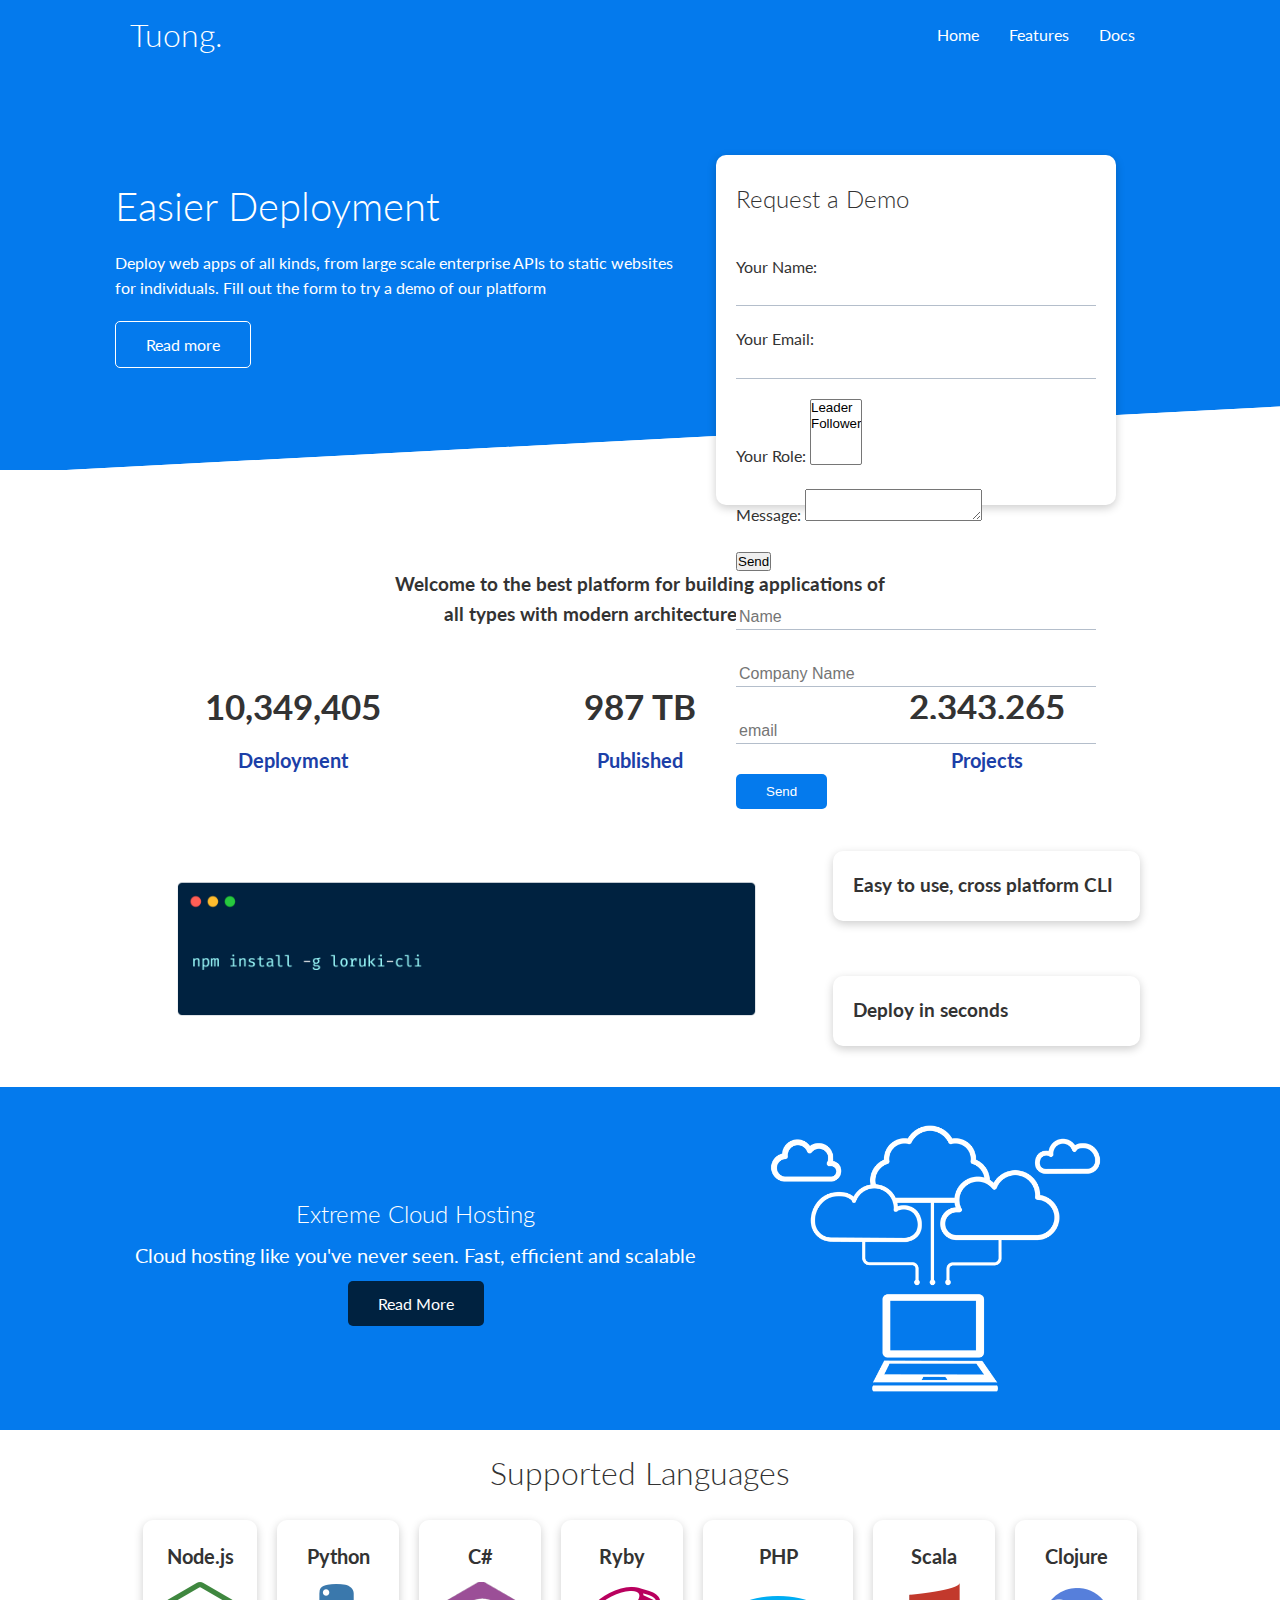
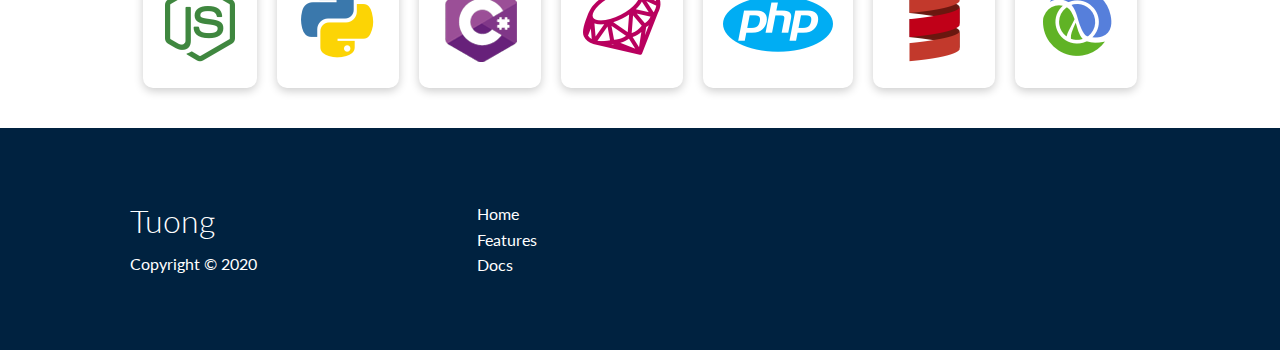
<file: loruki-website-master/index.html>
<!DOCTYPE html>
<html lang="en">
  <head>
    <meta charset="UTF-8" />
    <meta http-equiv="X-UA-Compatible" content="IE=edge" />
    <meta name="viewport" content="width=device-width, initial-scale=1.0" />
    <link
      rel="stylesheet"
      href="https://cdnjs.cloudflare.com/ajax/libs/font-awesome/6.4.0/css/all.min.css"
      integrity="sha512-iecdLmaskl7CVkqkXNQ/ZH/XLlvWZOJyj7Yy7tcenmpD1ypASozpmT/E0iPtmFIB46ZmdtAc9eNBvH0H/ZpiBw=="
      crossorigin="anonymous"
      referrerpolicy="no-referrer"
    />

    <link rel="stylesheet" href="css/style.css" />
    <link rel="stylesheet" href="css/utilities.css" />
    <title>tuong | Cloud Hosting for Everyone</title>
  </head>
  <body>
    <!-- Navbar -->

    <div class="navbar">
      <div class="container flex">
        <h1 class="logo">Tuong.</h1>
        <nav>
          <ul>
            <li><a href="index.html">Home</a></li>
            <li><a href="features.html">Features</a></li>
            <li><a href="docs.html">Docs</a></li>
          </ul>
        </nav>
      </div>
    </div>

    <!-- Showcase -->
    <section class="showcase">
      <div class="container grid">
        <div class="showcase-text">
          <h1>Easier Deployment</h1>
          <p>
            Deploy web apps of all kinds, from large scale enterprise APIs to
            static websites for individuals. Fill out the form to try a demo of
            our platform
          </p>
          <a href="features.html" class="btn btn-outline">Read more</a>
        </div>

        <div class="showcase-form card">
          <h2>Request a Demo</h2>
          <form name="contact" method="POST"vnetlify-honeypot="bot-field" data-netlify="true">
            <input type="hidden" name="form-name" value="contact">
            <p class="hidden">
              <label>
                Don’t fill this out if you’re human: <input name="bot-field" />
              </label>
            </p>

            <p>
              <label>Your Name: <input type="text" name="name" /></label>
            </p>
            <p>
              <label>Your Email: <input type="email" name="email" /></label>
            </p>
            <p>
              <label>Your Role: <select name="role[]" multiple>
                <option value="leader">Leader</option>
                <option value="follower">Follower</option>
              </select></label>
            </p>
            <p>
              <label>Message: <textarea name="message"></textarea></label>
            </p>
            <p>
              <button type="submit">Send</button>
            </p>
          </form>
          
            <div class="form-control">
              <input type="text" name="name" placeholder="Name" required />
            </div>
            <div class="form-control">
              <input
                type="text"
                name="company"
                placeholder="Company Name"
                required
              />
            </div>
            <div class="form-control">
              <input type="email" name="email" placeholder="email" required />
            </div>
            <input type="submit" value="Send" class="btn btn-primary" />
          </form>
        </div>
      </div>
    </section>

    <!-- Stats -->
    <section class="stats">
      <div class="container">
        <h3 class="stats-heading text-center my-1">
          Welcome to the best platform for building applications of all types
          with modern architecture and scaling
        </h3>

        <div class="grid grid-3 text-center my-4">
          <div>
            <i class="fas fa-server fa-3x"></i>
            <h3>10,349,405</h3>
            <p class="text-secondary">Deployment</p>
          </div>
          <div>
            <i class="fas fa-upload fa-3x"></i>
            <h3>987 TB</h3>
            <p class="text-secondary">Published</p>
          </div>
          <div>
            <i class="fas fa-project-diagram fa-3x"></i>
            <h3>2,343,265</h3>
            <p class="text-secondary">Projects</p>
          </div>
        </div>
      </div>
    </section>

    <!-- Cli -->
    <section class="cli">
      <div class="container grid">
        <img src="images/cli.png" alt="" />
        <div class="card">
          <h3>Easy to use, cross platform CLI</h3>
        </div>
        <div class="card">
          <h3>Deploy in seconds</h3>
        </div>
      </div>
    </section>

    <!-- Cloud -->
    <section class="cloud bg-primary my-2 py-2">
      <div class="container grid">
        <div class="text-center">
          <h2>Extreme Cloud Hosting</h2>
          <p class="lead my-1">
            Cloud hosting like you've never seen. Fast, efficient and scalable
          </p>
          <a href="features.html" class="btn btn-dark">Read More</a>
        </div>
        <img src="images/cloud.png" alt="" />
      </div>
    </section>

    <!-- Language  -->
    <section class="languages">
      <h2 class="md text-center">Supported Languages</h2>
      <div class="container flex">
        <div class="card">
          <h4>Node.js</h4>
          <img src="images/logos/node.png" alt="" />
        </div>
        <div class="card">
          <h4>Python</h4>
          <img src="images/logos/python.png" alt="" />
        </div>
        <div class="card">
          <h4>C#</h4>
          <img src="images/logos/csharp.png" alt="" />
        </div>
        <div class="card">
          <h4>Ryby</h4>
          <img src="images/logos/ruby.png" alt="" />
        </div>
        <div class="card">
          <h4>PHP</h4>
          <img src="images/logos/php.png" alt="" />
        </div>
        <div class="card">
          <h4>Scala</h4>
          <img src="images/logos/scala.png" alt="" />
        </div>
        <div class="card">
          <h4>Clojure</h4>
          <img src="images/logos/clojure.png" alt="" />
        </div>
      </div>
    </section>

    <!-- Footer -->
    <footer class="footer bg-dark py-5">
      <div class="container grid grid-3">
        <div>
          <h1>Tuong</h1>
          <p>Copyright &copy; 2020</p>
        </div>
        <nav>
          <ul>
            <li><a href="index.html">Home</a></li>
            <li><a href="features.html">Features</a></li>
            <li><a href="docs.html">Docs</a></li>
          </ul>
        </nav>
        <div class="social">
          <a href="#"><i class="fab fa-github fa2x"></i></a>
          <a href=""><i class="fab fa-facebook fa2x"></i></a>
          <a href=""><i class="fab fa-instagram fa2x"></i></a>
          <a href=""><i class="fab fa-linkedin fa2x"></i></a>
        </div>
      </div>
    </footer>
  </body>
</html>
</file>
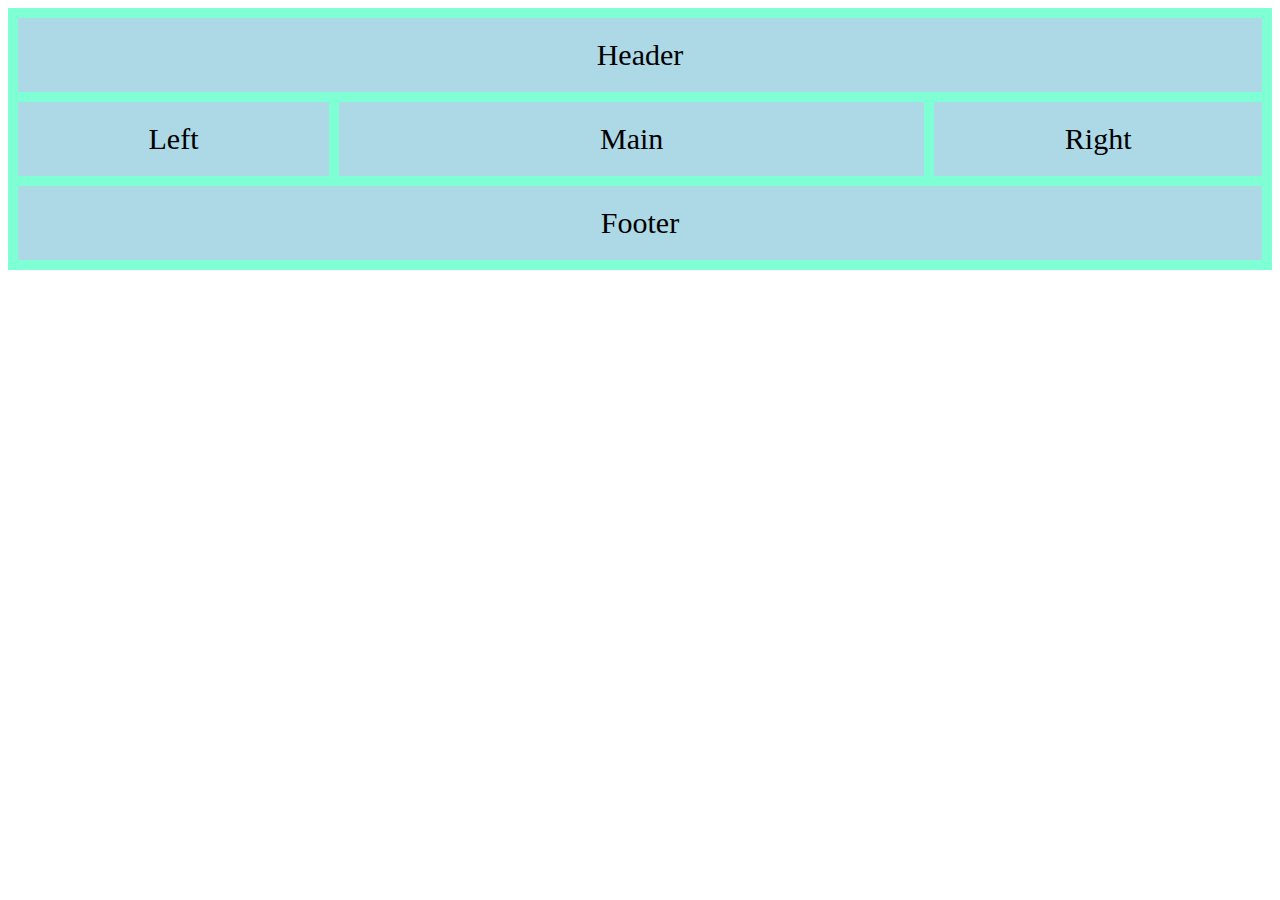
<file: bai10.html>
<!DOCTYPE html>
<html lang="en">
  <head>
    <meta charset="UTF-8" />
    <meta http-equiv="X-UA-Compatible" content="IE=edge" />
    <meta name="viewport" content="width=device-width, initial-scale=1.0" />
    <title>bai 10</title>
    <style>
      .grid-container {
        display: grid;
        grid-template-columns: repeat(4, auto);
        grid-template-rows: repeat(3, auto);
        gap: 30px;
        background-color: aquamarine;
        column-gap: 10px;
        row-gap: 10px;
        padding: 10px;
      }

      .grid-container > div {
        background-color: lightblue;
        color: black;
        text-align: center;
        padding: 20px 0;
        font-size: 30px;
      }
      .header {
        grid-column: 1 / -1;
      }
      .main {
        grid-column: 2/4;
      }
      .footer {
        grid-column: 1 / -1;
      }

      .item3 {
      }
    </style>
  </head>
  <body>
    <div class="grid-container">
      <div class="header">Header</div>
      <div class="left">Left</div>
      <div class="main">Main</div>
      <div class="right">Right</div>
      <div class="footer">Footer</div>
    </div>
  </body>
</html>
</file>
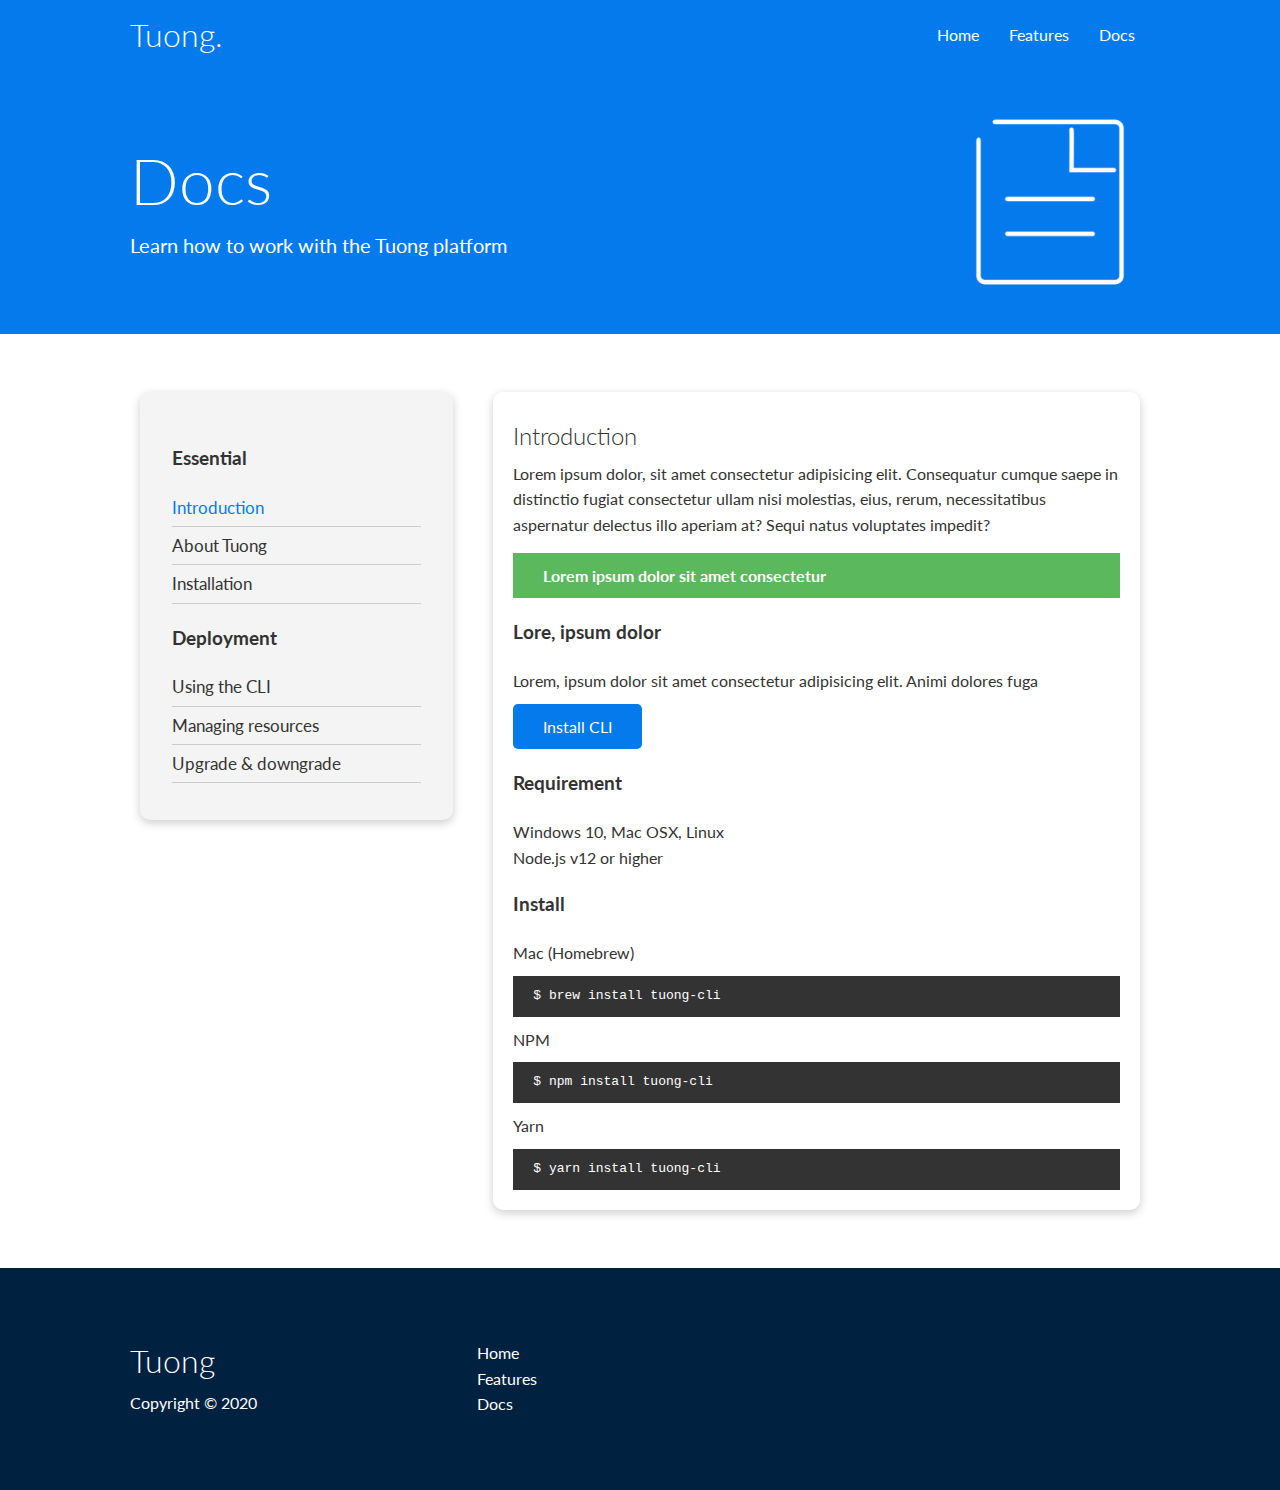
<file: loruki-website-master/docs.html>
<!DOCTYPE html>
<html lang="en">
  <head>
    <meta charset="UTF-8" />
    <meta http-equiv="X-UA-Compatible" content="IE=edge" />
    <meta name="viewport" content="width=device-width, initial-scale=1.0" />
    <link
      rel="stylesheet"
      href="https://cdnjs.cloudflare.com/ajax/libs/font-awesome/6.4.0/css/all.min.css"
      integrity="sha512-iecdLmaskl7CVkqkXNQ/ZH/XLlvWZOJyj7Yy7tcenmpD1ypASozpmT/E0iPtmFIB46ZmdtAc9eNBvH0H/ZpiBw=="
      crossorigin="anonymous"
      referrerpolicy="no-referrer"
    />

    <link rel="stylesheet" href="css/style.css" />
    <link rel="stylesheet" href="css/utilities.css" />
    <title>tuong | Cloud Hosting for Everyone</title>
  </head>
  <body>
    <!-- Navbar -->

    <div class="navbar">
      <div class="container flex">
        <h1 class="logo">Tuong.</h1>
        <nav>
          <ul>
            <li><a href="index.html">Home</a></li>
            <li><a href="features.html">Features</a></li>
            <li><a href="docs.html">Docs</a></li>
          </ul>
        </nav>
      </div>
    </div>
    <!-- Head -->
    <section class="docs-head bg-primary py-3">
      <div class="container grid">
        <div>
          <h1 class="xl">Docs</h1>
          <p class="lead">Learn how to work with the Tuong platform</p>
        </div>
        <img src="images/docs.png" alt="" />
      </div>
    </section>

    <!-- Docs main -->
    <section class="docs-main my-4">
      <div class="container grid">
        <div class="card bg-light p-3">
          <h3 class="my-2">Essential</h3>
          <nav>
            <ul>
              <li><a class="text-primary" href="#">Introduction</a></li>
              <li><a href="#"></a>About Tuong</li>
              <li><a href="#"></a>Installation</li>
            </ul>
          </nav>
          <h3 class="my-2">Deployment</h3>
          <nav>
            <ul>
              <li><a href="#">Using the CLI</a></li>
              <li><a href="#"></a>Managing resources</li>
              <li><a href="#"></a>Upgrade & downgrade</li>
            </ul>
          </nav>
        </div>
        <div class="card">
          <h2>Introduction</h2>
          <p>
            Lorem ipsum dolor, sit amet consectetur adipisicing elit.
            Consequatur cumque saepe in distinctio fugiat consectetur ullam nisi
            molestias, eius, rerum, necessitatibus aspernatur delectus illo
            aperiam at? Sequi natus voluptates impedit?
          </p>
          <div class="alert alert-success">
            <i class="fas fa-info"></i>Lorem ipsum dolor sit amet consectetur
          </div>
          <h3>Lore, ipsum dolor</h3>
          <p>
            Lorem, ipsum dolor sit amet consectetur adipisicing elit. Animi
            dolores fuga
          </p>
          <a href="#" class="btn btn-primary">Install CLI</a>

          <h3>Requirement</h3>
          <ul>
            <li>Windows 10, Mac OSX, Linux</li>
            <li>Node.js v12 or higher</li>
          </ul>

          <h3>Install</h3>
          <p>Mac (Homebrew)</p>
          <pre><code>$ brew install tuong-cli</code></pre>
          <p>NPM</p>
          <pre><code>$ npm install tuong-cli</code></pre>
          <p>Yarn</p>
          <pre><code>$ yarn install tuong-cli</code></pre>
        </div>
      </div>
    </section>
    <!-- Footer -->
    <footer class="footer bg-dark py-5">
      <div class="container grid grid-3">
        <div>
          <h1>Tuong</h1>
          <p>Copyright &copy; 2020</p>
        </div>
        <nav>
          <ul>
            <li><a href="index.html">Home</a></li>
            <li><a href="features.html">Features</a></li>
            <li><a href="docs.html">Docs</a></li>
          </ul>
        </nav>
        <div class="social">
          <a href="#"><i class="fab fa-github fa2x"></i></a>
          <a href="#"><i class="fab fa-facebook fa2x"></i></a>
          <a href="#"><i class="fab fa-instagram fa2x"></i></a>
          <a href="#"><i class="fab fa-linkedin fa2x"></i></a>
        </div>
      </div>
    </footer>
  </body>
</html>
</file>
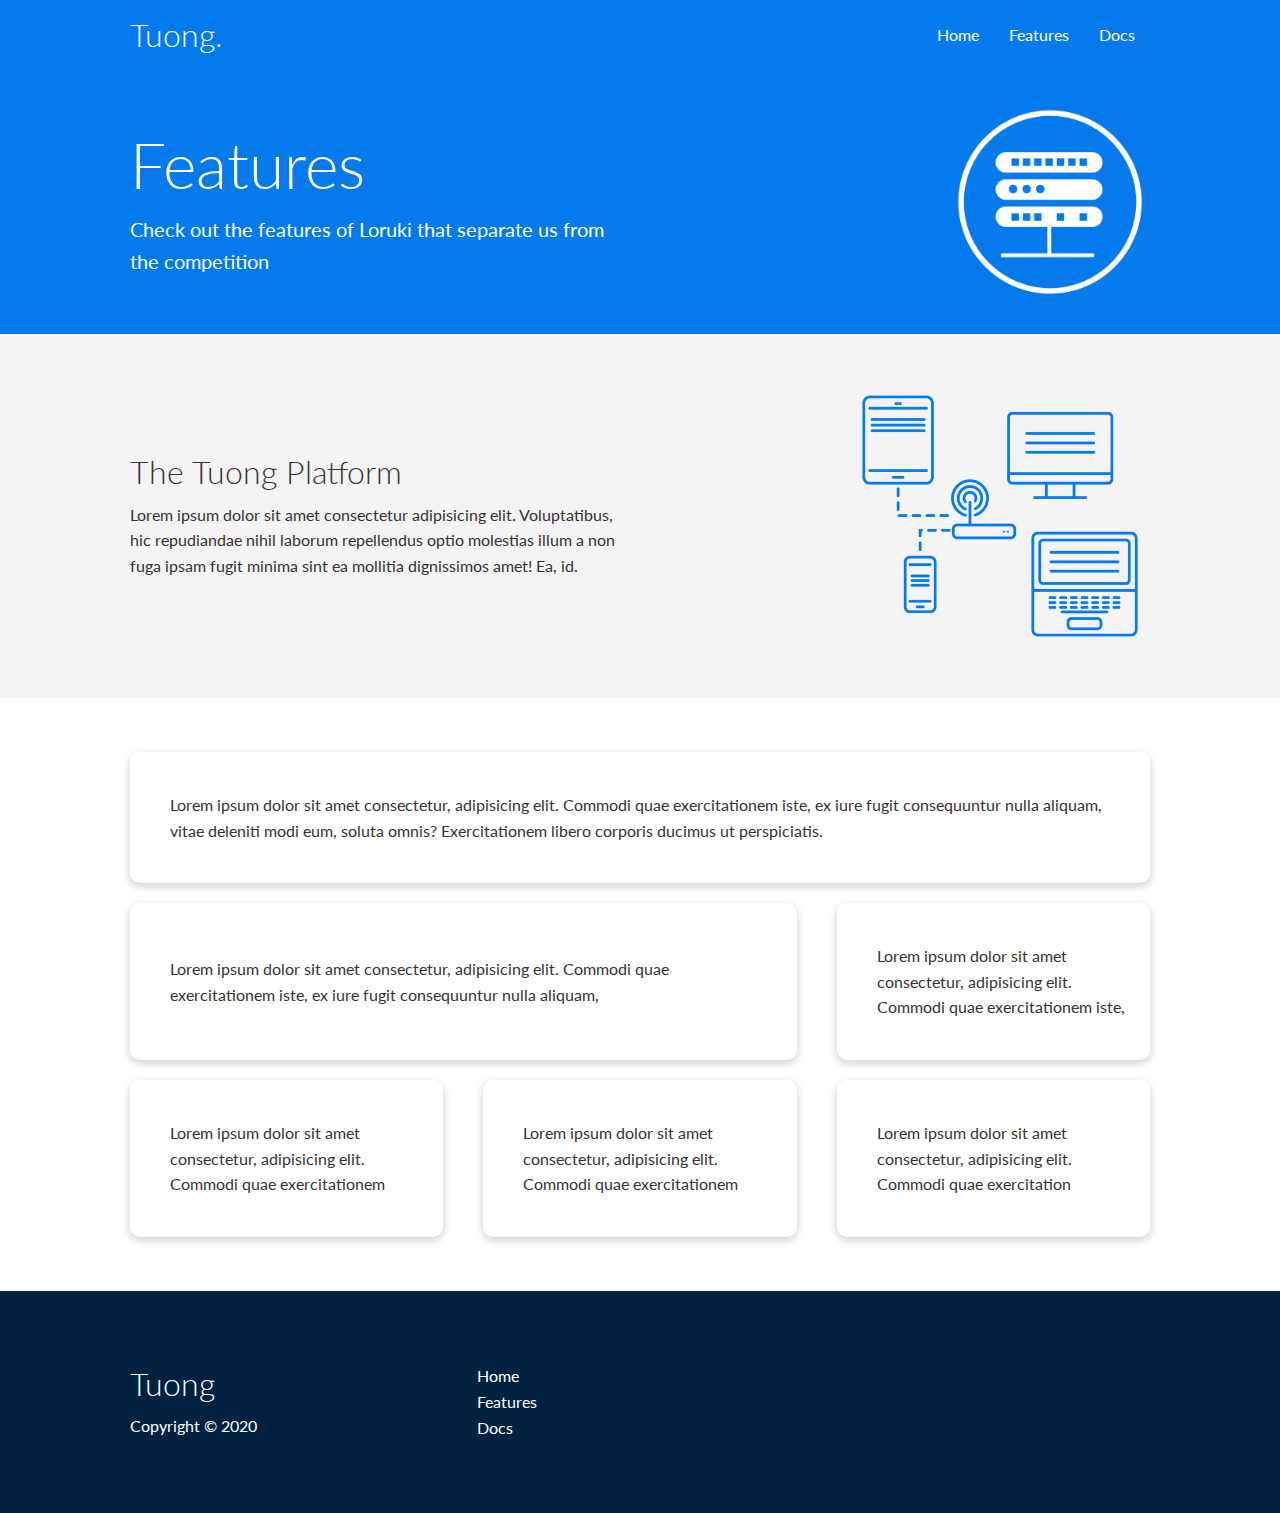
<file: loruki-website-master/features.html>
<!DOCTYPE html>
<html lang="en">
  <head>
    <meta charset="UTF-8" />
    <meta http-equiv="X-UA-Compatible" content="IE=edge" />
    <meta name="viewport" content="width=device-width, initial-scale=1.0" />
    <link
      rel="stylesheet"
      href="https://cdnjs.cloudflare.com/ajax/libs/font-awesome/6.4.0/css/all.min.css"
      integrity="sha512-iecdLmaskl7CVkqkXNQ/ZH/XLlvWZOJyj7Yy7tcenmpD1ypASozpmT/E0iPtmFIB46ZmdtAc9eNBvH0H/ZpiBw=="
      crossorigin="anonymous"
      referrerpolicy="no-referrer"
    />

    <link rel="stylesheet" href="css/style.css" />
    <link rel="stylesheet" href="css/utilities.css" />
    <title>tuong | Cloud Hosting for Everyone</title>
  </head>
  <body>
    <!-- Navbar -->

    <div class="navbar">
      <div class="container flex">
        <h1 class="logo">Tuong.</h1>
        <nav>
          <ul>
            <li><a href="index.html">Home</a></li>
            <li><a href="features.html">Features</a></li>
            <li><a href="docs.html">Docs</a></li>
          </ul>
        </nav>
      </div>
    </div>
    <!-- Head -->
    <section class="features-head bg-primary py-3">
      <div class="container grid">
        <div>
          <h1 class="xl">Features</h1>
          <p class="lead">
            Check out the features of Loruki that separate us from the
            competition
          </p>
        </div>
        <img src="images/server.png" alt="" />
      </div>
    </section>

    <!-- Sub head -->
    <section class="features-sub-head bg-light py-3">
      <div class="container grid">
        <div>
          <h1 class="md">The Tuong Platform</h1>
          <p>
            Lorem ipsum dolor sit amet consectetur adipisicing elit.
            Voluptatibus, hic repudiandae nihil laborum repellendus optio
            molestias illum a non fuga ipsam fugit minima sint ea mollitia
            dignissimos amet! Ea, id.
          </p>
        </div>
        <img src="images/server2.png" alt="" />
      </div>
    </section>

    <section class="features-main my-2">
      <div class="container grid grid-3">
        <div class="card flex">
          <i class="fas fa-server fa-3x"></i>
          <p>
            Lorem ipsum dolor sit amet consectetur, adipisicing elit. Commodi
            quae exercitationem iste, ex iure fugit consequuntur nulla aliquam,
            vitae deleniti modi eum, soluta omnis? Exercitationem libero
            corporis ducimus ut perspiciatis.
          </p>
        </div>
        <div class="card flex">
          <i class="fas fa-network-wired fa-3x"></i>
          <p>
            Lorem ipsum dolor sit amet consectetur, adipisicing elit. Commodi
            quae exercitationem iste, ex iure fugit consequuntur nulla aliquam,
          </p>
        </div>
        <div class="card flex">
          <i class="fas fa-laptop-code fa-3x"></i>
          <p>
            Lorem ipsum dolor sit amet consectetur, adipisicing elit. Commodi
            quae exercitationem iste,
          </p>
        </div>
        <div class="card flex">
          <i class="fas fa-database fa-3x"></i>
          <p>
            Lorem ipsum dolor sit amet consectetur, adipisicing elit. Commodi
            quae exercitationem
          </p>
        </div>
        <div class="card flex">
          <i class="fas fa-power-off fa-3x"></i>
          <p>
            Lorem ipsum dolor sit amet consectetur, adipisicing elit. Commodi
            quae exercitationem
          </p>
        </div>
        <div class="card flex">
          <i class="fas fa-upload fa-3x"></i>
          <p>
            Lorem ipsum dolor sit amet consectetur, adipisicing elit. Commodi
            quae exercitation
          </p>
        </div>
      </div>
    </section>

    <!-- Footer -->
    <footer class="footer bg-dark py-5">
      <div class="container grid grid-3">
        <div>
          <h1>Tuong</h1>
          <p>Copyright &copy; 2020</p>
        </div>
        <nav>
          <ul>
            <li><a href="index.html">Home</a></li>
            <li><a href="features.html">Features</a></li>
            <li><a href="docs.html">Docs</a></li>
          </ul>
        </nav>
        <div class="social">
          <a href="#"><i class="fab fa-github fa2x"></i></a>
          <a href="#"><i class="fab fa-facebook fa2x"></i></a>
          <a href="#"><i class="fab fa-instagram fa2x"></i></a>
          <a href="#"><i class="fab fa-linkedin fa2x"></i></a>
        </div>
      </div>
    </footer>
  </body>
</html>
</file>
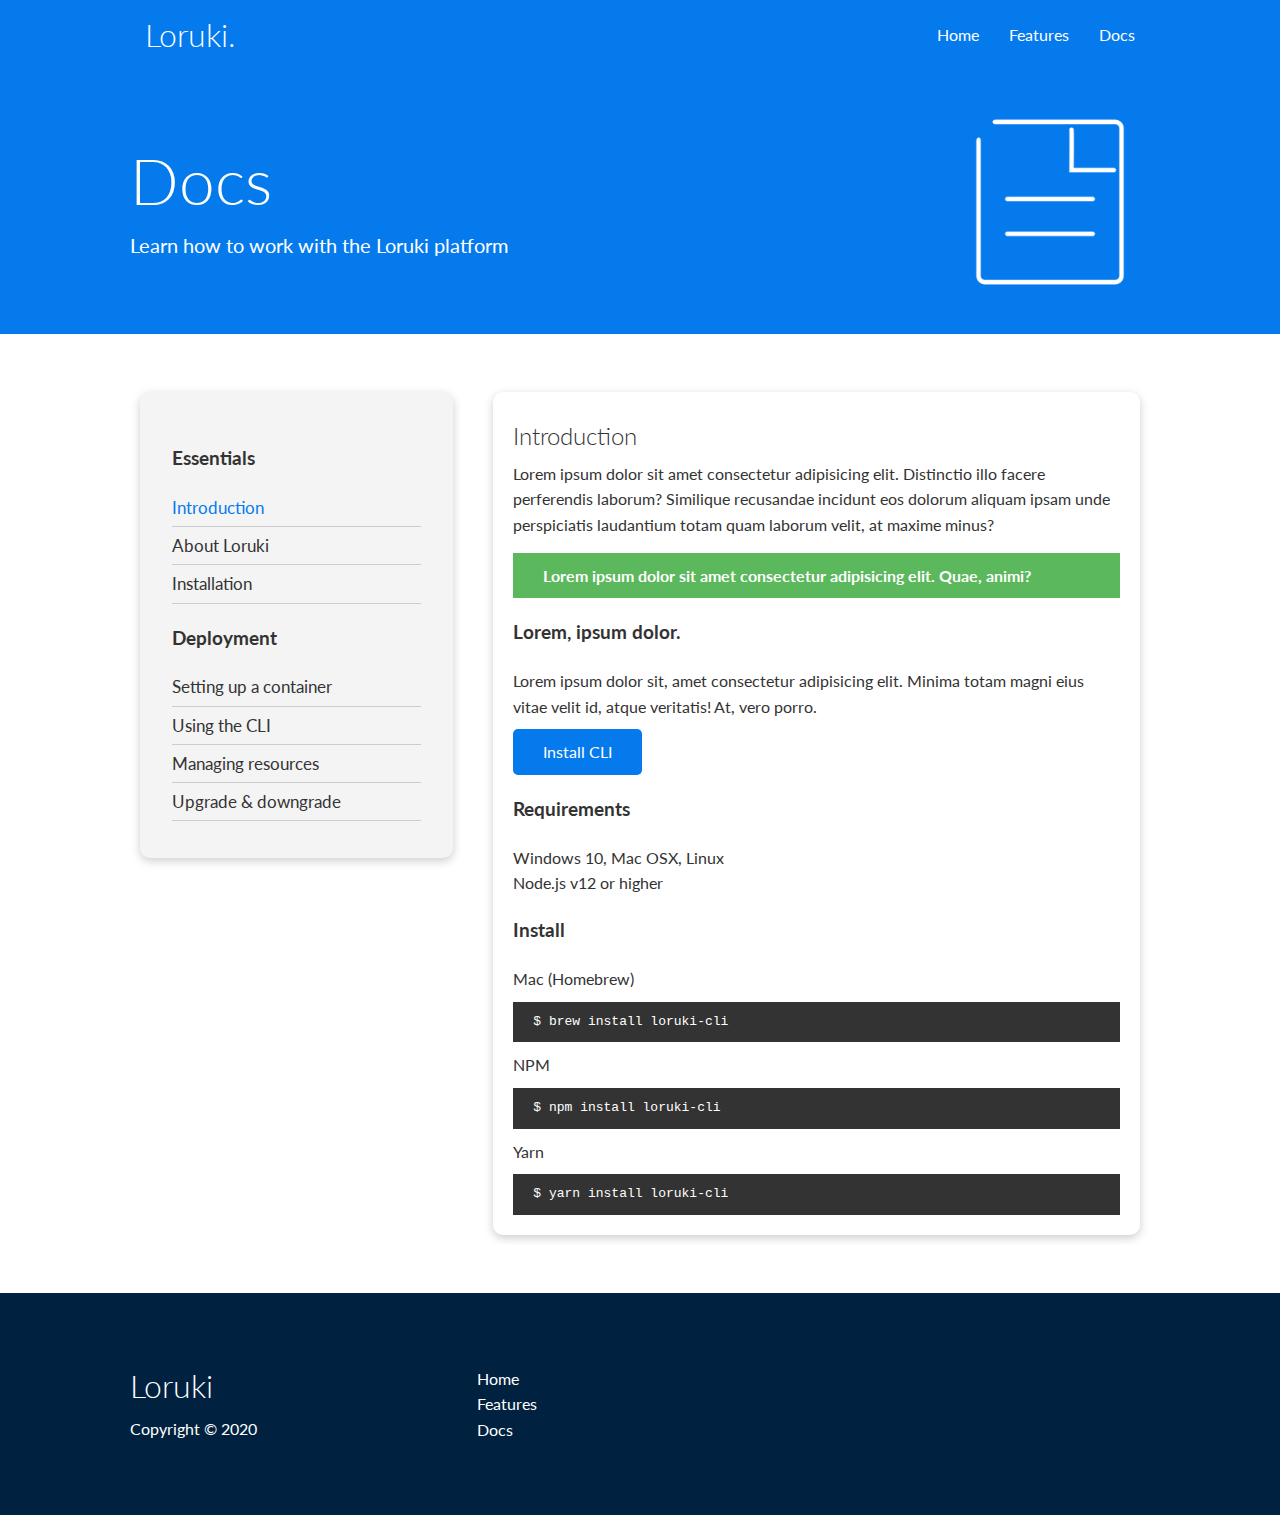
<file: loruki-website-master/sample-docs.html>
<!DOCTYPE html>
<html lang="en">
<head>
    <meta charset="UTF-8">
    <meta name="viewport" content="width=device-width, initial-scale=1.0">
    <link rel="stylesheet" href="https://cdnjs.cloudflare.com/ajax/libs/font-awesome/5.15.1/css/all.min.css" integrity="sha512-+4zCK9k+qNFUR5X+cKL9EIR+ZOhtIloNl9GIKS57V1MyNsYpYcUrUeQc9vNfzsWfV28IaLL3i96P9sdNyeRssA==" crossorigin="anonymous" />
    <link rel="stylesheet" href="css/utilities.css">
    <link rel="stylesheet" href="css/style.css">
    <title>Loruki | Cloud Hosting For Everyone</title>
</head>
<body>
    <!-- Navbar -->
    <div class="navbar">
        <div class="container flex">
             <h1 class="logo"><a href="index.html">Loruki.</a></h1>
            <nav>
                <ul>
                    <li><a href="index.html">Home</a></li>
                    <li><a href="features.html">Features</a></li>
                    <li><a href="docs.html">Docs</a></li>
                </ul>
            </nav>
        </div>
    </div>

    <!-- Head -->
    <section class="docs-head bg-primary py-3">
        <div class="container grid">
            <div>
                <h1 class="xl">Docs</h1>
                <p class="lead">
                    Learn how to work with the Loruki platform
                </p>
            </div>
            <img src="images/docs.png" alt="">
        </div>
    </section>

    <!-- Docs main -->
    <section class="docs-main my-4">
        <div class="container grid">
            <div class="card bg-light p-3">
                <h3 class="my-2">Essentials</h3>
                <nav>
                    <ul>
                        <li><a class="text-primary" href="#">Introduction</a></li>
                        <li><a href="#">About Loruki</a></li>
                        <li><a href="#">Installation</a></li>
                    </ul>
                </nav>

                <h3 class="my-2">Deployment</h3>
                <nav>
                    <ul>
                        <li><a href="#">Setting up a container</a></li>
							<li><a href="#">Using the CLI</a></li>
							<li><a href="#">Managing resources</a></li>
							<li><a href="#">Upgrade & downgrade</a></li>
                    </ul>
                </nav>
            </div>
            <div class="card">
                <h2>Introduction</h2>
                <p>Lorem ipsum dolor sit amet consectetur adipisicing elit. Distinctio illo facere perferendis laborum? Similique recusandae incidunt eos dolorum aliquam ipsam unde perspiciatis laudantium totam quam laborum velit, at maxime minus?</p>

                <div class="alert alert-success">
                    <i class="fas fa-info"></i> Lorem ipsum dolor sit amet consectetur adipisicing elit. Quae, animi?
                </div>

                <h3>Lorem, ipsum dolor.</h3>
                <p>Lorem ipsum dolor sit, amet consectetur adipisicing elit. Minima totam magni eius vitae velit id, atque veritatis! At, vero porro.</p>
                <a href="#" class="btn btn-primary">Install CLI</a>

                <h3>Requirements</h3>
                <ul>
                    <li>Windows 10, Mac OSX, Linux</li>
                    <li>Node.js v12 or higher</li>
                </ul>

                <h3>Install</h3>
                <p>Mac (Homebrew)</p>
                <pre><code>$ brew install loruki-cli</code></pre>
                <p>NPM</p>
                <pre><code>$ npm install loruki-cli</code></pre>
                <p>Yarn</p>
                <pre><code>$ yarn install loruki-cli</code></pre>

            </div>
        </div>
    </section>
    
    <!-- Footer -->
    <footer class="footer bg-dark py-5">
        <div class="container grid grid-3">
            <div>
                <h1>Loruki
                </h1>
                <p>Copyright &copy; 2020</p>
            </div>
            <nav>
                <ul>
                    <li><a href="index.html">Home</a></li>
                    <li><a href="features.html">Features</a></li>
                    <li><a href="docs.html">Docs</a></li>
                </ul>
            </nav>
            <div class="social">
                <a href="#"><i class="fab fa-github fa-2x"></i></a>
                <a href="#"><i class="fab fa-facebook fa-2x"></i></a>
                <a href="#"><i class="fab fa-instagram fa-2x"></i></a>
                <a href="#"><i class="fab fa-twitter fa-2x"></i></a>
            </div>
        </div>
    </footer>
</body>
</html>
</file>
<file: loruki-website-master/css/style.css>
@import url("https://fonts.googleapis.com/css2?family=Inter:wght@400;500;600&family=Lato:wght@300&family=Rubik:wght@400;500;700&display=swap");

:root {
  --primary-color: #047aed;
  --secondary-color: #1c3fa8;
  --dark-color: #002240;
  --light-color: #f4f4f4;
  --success-color: #5cb85c;
  --error-color: #d9534f;
}

* {
  box-sizing: border-box;
  padding: 0;
  margin: 0;
}

body {
  font-family: "Lato", sans-serif;
  color: #333;
  line-height: 1.6;
}

ul {
  list-style: none;
}

a {
  text-decoration: none;
  color: #333;
}
h1,
h2 {
  font-weight: 300;
  line-height: 1.2;
  margin: 10px 0;
}
p {
  margin: 10px 0;
}

img {
  width: 100%;
}

code,
pre {
  background: #333;
  color: #fff;
  padding: 10px;
}

.hidden {
  visibility: hidden;
  height: 0;
}

/* Navbar */
.navbar {
  background-color: #047aed;
  color: #fff;
  height: 70px;
}

.navbar ul {
  display: flex;
}

.navbar a {
  color: #fff;
  padding: 10px;
  margin: 0 5px;
}
.navbar a:hover {
  border-bottom: 2px solid #fff;
}

.navbar .flex {
  justify-content: space-between;
}

/* Showcase */
.showcase {
  height: 400px;
  background-color: var(--primary-color);
  color: #fff;
  position: relative;
}

.showcase h1 {
  font-size: 40px;
}
.showcase p {
  margin: 20px 0;
}

.showcase .grid {
  overflow: visible;
  grid-template-columns: 55% 45%;
  gap: 30px;
}

.showcase-text {
  animation: slideFromLeft 1s ease-in;
}
.showcase-form {
  position: relative;
  top: 60px;
  height: 350px;
  width: 400px;
  padding: 40px;
  z-index: 100;
  animation: slideFromRight 1s ease-in;
}

.showcase-form .form-control {
  margin: 30px 0;
}

.showcase-form input[type="text"],
.showcase-form input[type="email"] {
  border: 0;
  border-bottom: 1px solid #b4becb;
  width: 100%;
  padding: 3px;
  font-size: 16px;
}

.showcase-form input:focus {
  outline: none;
}

.showcase::before,
.showcase::after {
  content: "";
  position: absolute;
  height: 100px;
  bottom: -70px;
  right: 0;
  left: 0;
  background: #fff;
  transform: skewY(-3deg);
  -webkit-transform: skewY(-3deg);
  -moz-transform: skewY(-3deg);
  -ms-transform: skewY(-3deg);
}

/* Stats */
.stats {
  padding-top: 100px;
  animation: slideFromBottom 1s ease-in;
}

.stats-heading {
  max-width: 500px;
  margin: auto;
}

.stats .grid h3 {
  font-size: 35px;
}

.stats .grid p {
  font-size: 20px;
  font-weight: bold;
}

/* Cli */
.cli .grid {
  grid-template-columns: repeat(3, 1fr);
  grid-template-rows: repeat(2, 1fr);
}

.cli .grid > *:first-child {
  grid-column: 1 / span 2;
  grid-row: 1 / span 2;
}

/* Cloud */

.cloud .grid {
  grid-template-columns: 4fr 3fr;
}

/* Languages */
.languages .flex {
  flex-wrap: wrap;
}
.languages .card {
  text-align: center;
  margin: 18px 10px 40px;
  transition: transform 0.2s ease-in;
}

.languages .card h4 {
  font-size: 20px;
  margin-bottom: 10px;
}

.languages .card:hover {
  transform: translateY(-15px);
}

/* Features */
.features-head img,
.docs-head img {
  width: 200px;
  justify-self: flex-end;
}
.features-sub-head img {
  width: 300px;
  justify-self: flex-end;
}

.features-main .card > i {
  margin-right: 20px;
}
.features-main .grid {
  padding: 30px;
}

.features-main .grid > *:first-child {
  grid-column: 1 / span 3;
}

.features-main .grid > *:nth-child(2) {
  grid-column: 1 / span 2;
}

/* Docs */
.docs-main h3 {
  margin: 20px 0;
}

.docs-main .grid {
  grid-template-columns: 1fr 2fr;
  align-items: flex-start;
}

.docs-main nav li {
  font-size: 17px;
  padding-bottom: 5px;
  margin-bottom: 5px;
  border-bottom: 1px #ccc solid;
}

.docs-main a:hover {
  font-weight: ;
}
/* Footer */

.footer .social a {
  margin: 0 10px;
}

/* Animations */
@keyframes slideFromLeft {
  0% {
    transform: translateX(-100%);
  }
  100% {
    transform: translateY(0);
  }
}

@keyframes slideFromRight {
  0% {
    transform: translateX(100%);
  }
  100% {
    transform: translateY(0);
  }
}

@keyframes slideFromTop {
  0% {
    transform: translateY(-100%);
  }
  100% {
    transform: translateX(0);
  }
}
@keyframes slideFromBottom {
  0% {
    transform: translateY(100%);
  }
  100% {
    transform: translateX(0);
  }
}
/* Tablets and under */
@media (max-width: 768px) {
  .grid,
  .showcase .grid,
  .stats .grid,
  .cli .grid,
  .cloud .grid,
  .features-main .grid,
  .docs-main .grid {
    grid-template-columns: 1fr;
    grid-template-rows: 1fr;
  }
  .showcase {
    height: auto;
  }
  .showcase-text {
    text-align: center;
    margin-top: 40px;
    animation: slideFromTop 1s ease-in;
  }
  .showcase-form {
    justify-self: center;
    margin: auto;
    animation: slideFromBottom 1s ease-in;
  }

  .cli .grid > *:first-child {
    grid-column: 1;
    grid-row: 1;
  }

  .features-head,
  .features-sub-head,
  .docs-head {
    text-align: center;
  }
  .features-head img,
  .features-sub-head img,
  .docs-head img {
    justify-self: center;
  }

  .features-main .grid > *:first-child,
  .features-main .grid > *:nth-child(2) {
    grid-column: 1;
  }
}

/* Mobile */
@media (max-width: 500px) {
  .navbar {
    height: 110px;
  }

  .navbar .flex {
    flex-direction: column;
  }

  .navbar ul {
    padding: 10px;
    background-color: rgba(0, 0, 0, 0.1);
  }
}
</file>
<file: loruki-website-master/css/utilities.css>
.container {
  max-width: 1100px;
  margin: 0 auto;
  overflow: auto;
  padding: 0 40px;
}

.card {
  background-color: #fff;
  color: #333;
  border-radius: 10px;
  box-shadow: 0 3px 10px rgba(0, 0, 0, 0.2);
  padding: 20px;
  margin: 10px;
}

.btn {
  display: inline-block;
  padding: 10px 30px;
  cursor: pointer;
  background: var(--primary-color);
  border-radius: 5px;
  border: none;
  color: #fff;
}

.btn-outline {
  background-color: transparent;
  border: 1px #fff solid;
}
.btn:hover {
  transform: scale(0.98);
}

/* Backgrounds & color buttons  */
.bg-primary,
.btn-primary {
  background-color: var(--primary-color);
  color: #fff;
}
.bg-secondary,
.btn-secondary {
  background-color: var(--secondary-color);
  color: #fff;
}

.bg-dark,
.btn-dark {
  background-color: var(--dark-color);
  color: #fff;
}

.bg-light,
.btn-light {
  background-color: var(--light-color);
  color: #333;
}
.bg-primary a,
.btn-primary a,
.bg-secondary a,
.btn-secondary a,
.bg-dark a,
.btn-dark a {
  color: #fff;
}

/* Text colors */
.text-primary {
  color: var(--primary-color);
}
.text-secondary {
  color: var(--secondary-color);
}

.text-dark {
  color: var(--dark-color);
}

.text-light {
  color: var(--light-color);
}
/* Text sizes */
.lead {
  font-size: 20px;
}
.sm {
  font-size: 1rem;
}
.md {
  font-size: 2rem;
}
.lg {
  font-size: 3rm;
}
.xl {
  font-size: 4rem;
}
.text-center {
  text-align: center;
}

/* Alert */
.alert {
  background-color: var(--light-color);
  padding: 10px 20px;
  font-weight: bold;
  margin: 15px 0;
}
.alert i {
  margin-right: 10px;
}

.alert-success {
  background-color: var(--success-color);
  color: #fff;
}
.alert-error {
  background-color: var(--error-color);
  color: #fff;
}
.flex {
  display: flex;
  justify-content: center;
  align-items: center;
  height: 100%;
}

.grid {
  display: grid;
  grid-template-columns: repeat(2, 1fr);
  gap: 20px;
  justify-content: center;
  align-items: center;
  height: 100%;
}

.grid-3 {
  grid-template-columns: repeat(3, 1fr);
}

/* Margin */
.my-1 {
  /* margin: 1rem 0; */
}

.my-2 {
  margin: 1.5rem 0;
}

.my-3 {
  margin: 2rem 0;
}
.my-4 {
  margin: 3rem 0;
}

.my-5 {
  margin: 4rem 0;
}
.m-1 {
  margin: 1rem;
}

.m-2 {
  margin: 1.5rem;
}

.m-3 {
  margin: 2rem;
}
.m-4 {
  margin: 3rem;
}

.m-5 {
  margin: 4rem;
}

/* Padding */
.py-1 {
  padding: 1rem 0;
}

.py-2 {
  padding: 1.5rem 0;
}

.py-3 {
  padding: 2rem 0;
}
.py-4 {
  padding: 3rem 0;
}

.py-5 {
  padding: 4rem 0;
}

.p-1 {
  padding: 1rem;
}

.p-2 {
  padding: 1.5rem;
}

.p-3 {
  padding: 2rem;
}
.p-4 {
  padding: 3rem;
}

.p-5 {
  padding: 4rem;
}
</file>
